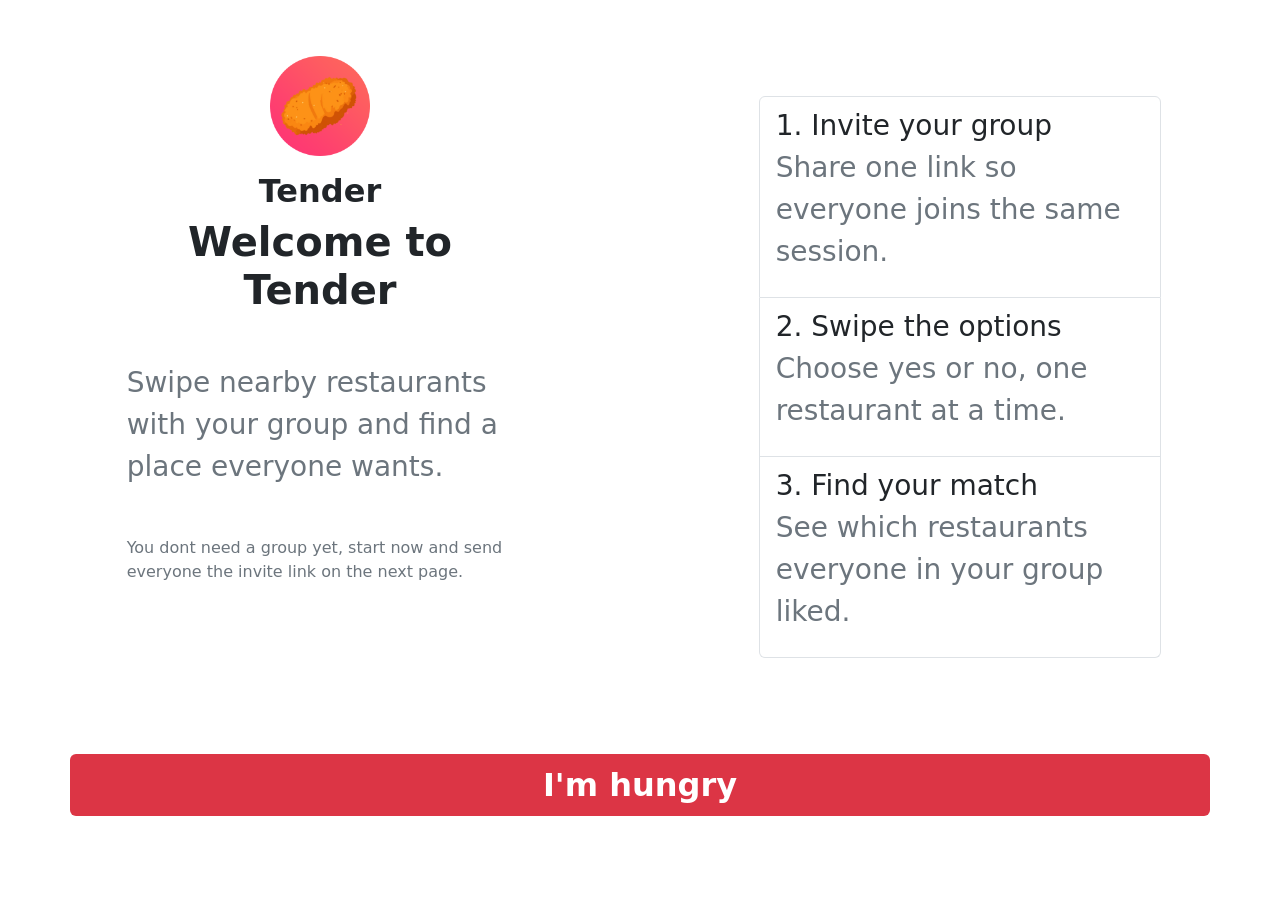
<file: index.html>
<!DOCTYPE html>
<html lang="en">

<head>
    <meta charset="utf-8">
    <meta name="viewport" content="width=device-width, initial-scale=1">
    <title>Tender</title>

    <!-- Bootstrap -->
    <link rel="stylesheet" href="https://cdn.jsdelivr.net/npm/bootstrap@5.3.8/dist/css/bootstrap.min.css"
        integrity="sha384-sRIl4kxILFvY47J16cr9ZwB07vP4J8+LH7qKQnuqkuIAvNWLzeN8tE5YBujZqJLB" crossorigin="anonymous">
    <script src="https://cdn.jsdelivr.net/npm/bootstrap@5.3.8/dist/js/bootstrap.bundle.min.js"
        integrity="sha384-FKyoEForCGlyvwx9Hj09JcYn3nv7wiPVlz7YYwJrWVcXK/BmnVDxM+D2scQbITxI"
        crossorigin="anonymous"></script>
    <!-- Bootstrap Icons -->
    <link rel="stylesheet" href="https://cdn.jsdelivr.net/npm/bootstrap-icons@1.13.1/font/bootstrap-icons.min.css">

    <!-- JQuery -->
    <script src="https://code.jquery.com/jquery-3.7.1.min.js"
        integrity="sha256-/JqT3SQfawRcv/BIHPThkBvs0OEvtFFmqPF/lYI/Cxo=" crossorigin="anonymous"></script>

    <!-- Frontend -->
    <link rel="stylesheet" href="css/frontend.css">
    <script src="js/frontend/frontend.js"></script>
    <script src="js/backend/backend.js"></script>


</head>

<body>

<div class="container-fluid">

    <!--the classes are very confusing: "my-md-5 =  margin on the y axis for a medium screen is 3"-->
    <div class="row my-md-5 my-3">
        <!--col for small then medium then large size screen, set text to center and margins to auto-->
        <div id="header" class="container col-11 col-md-6 col-lg-4 text-center mx-auto">

            <img src="img/Tender-Logo.png" alt="Logo" style="width: 100px;height: 100px;" id="logo" class="my-md-2">
            <h2 class="my-md-2 fw-bold">Tender</h2>
            <h1 id="welcome" class="my-md-2 fw-bold">Welcome to Tender</h1>

            <!--align text to the left, make it grey and big (fs = font size)-->
            <p id="instructions" class="text-start text-secondary fs-3 my-md-5 mx-2">Swipe nearby restaurants with your group
                and find a place everyone wants.</p>

            <p class="text-start text-secondary mx-2">You dont need a group yet, start now and send
                everyone the invite link on the next page.</p>
        </div>


        <div id="instructionlist" class="container col-11 col-md-6 col-lg-4 mx-auto">
            <!-- might change from numbered group to use the nice numbered icons from bootstrap-->
            <ul class="list-group list-group-numbered my-md-5">
                <li class="list-group-item fs-3 ">Invite your group
                    <p class="text-start text-secondary">Share one link so everyone joins the same session.</p>
                </li>
                <li class="list-group-item fs-3 ">Swipe the options
                    <p class="text-start text-secondary">Choose yes or no, one restaurant at a time.</p>
                </li>
                <li class="list-group-item fs-3 ">Find your match
                    <p class="text-start text-secondary">See which restaurants everyone in your group liked.</p>
                </li>

            </ul> <!--the classes are very confusing: "my-md-5 =  margin on the y axis for a medium screen is 3"-->

        </div>

    </div>

    <!-- button that laeds to groupselection.html -->
    <!--this is completley unreadable thank you bootstrap! 
    anyway: medium sized container, bootstrap button setting, set it to bold, from "position-absolute" to "start-50" centers the button horizontally, 
    then the rest just sets the font size and color -->
    <a type="button" class="container-md btn fw-bold position-absolute translate-middle-x start-50 fs-2 text-white bg-danger"
        href='groupselection.html'>I'm hungry</a>

</div>

</body>

</html>
</file>
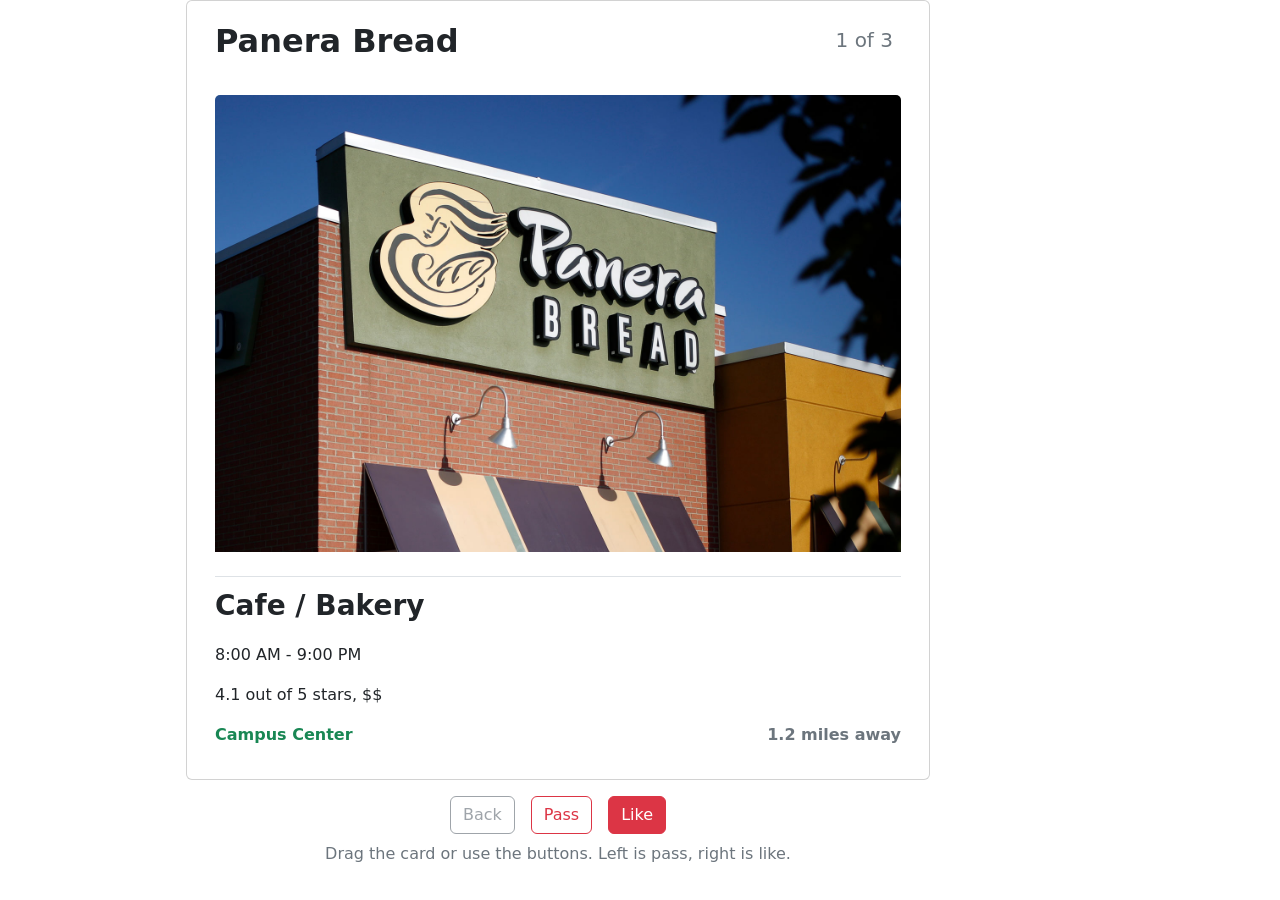
<file: card.html>
<!DOCTYPE html>
<html lang="en">

<head>
    <meta charset="utf-8">
    <meta name="viewport" content="width=device-width, initial-scale=1">
    <title>Tender</title>

    <!-- Bootstrap -->
    <link rel="stylesheet" href="https://cdn.jsdelivr.net/npm/bootstrap@5.3.8/dist/css/bootstrap.min.css"
        integrity="sha384-sRIl4kxILFvY47J16cr9ZwB07vP4J8+LH7qKQnuqkuIAvNWLzeN8tE5YBujZqJLB" crossorigin="anonymous">
    <script src="https://cdn.jsdelivr.net/npm/bootstrap@5.3.8/dist/js/bootstrap.bundle.min.js"
        integrity="sha384-FKyoEForCGlyvwx9Hj09JcYn3nv7wiPVlz7YYwJrWVcXK/BmnVDxM+D2scQbITxI"
        crossorigin="anonymous"></script>

    <!-- JQuery -->
    <script src="https://code.jquery.com/jquery-3.7.1.min.js"
        integrity="sha256-/JqT3SQfawRcv/BIHPThkBvs0OEvtFFmqPF/lYI/Cxo=" crossorigin="anonymous"></script>

    <!-- Frontend -->
    <link rel="stylesheet" href="css/frontend.css">
    <script src="js/frontend/restaurantInfo.js"></script>
    <script src="js/database/database.js"></script>
    <script src="js/frontend/frontend.js"></script>


</head>

<body>
    
    
    <!-- <div class="container my-3">
        <div class="card">
            <div class="card-header">
                <h4 class="card-title">Restaurant Name</h4>
            </div>
            <div class="card-body">
                <img class="card-img" src="data/panera.jpeg" alt="Card image">
                <p class="card-text">Cuisine</p>
                <p class="card-text">Hours</p>
                <p class="card-text">Address</p>
                <p class="card-text">Distance</p>
            </div> 
        </div>
    </div> -->
    

    <!--added card-root so the next card shows up in the same place after each swipe-->
    <div id="card-root"></div>

</body>

</html>
</file>
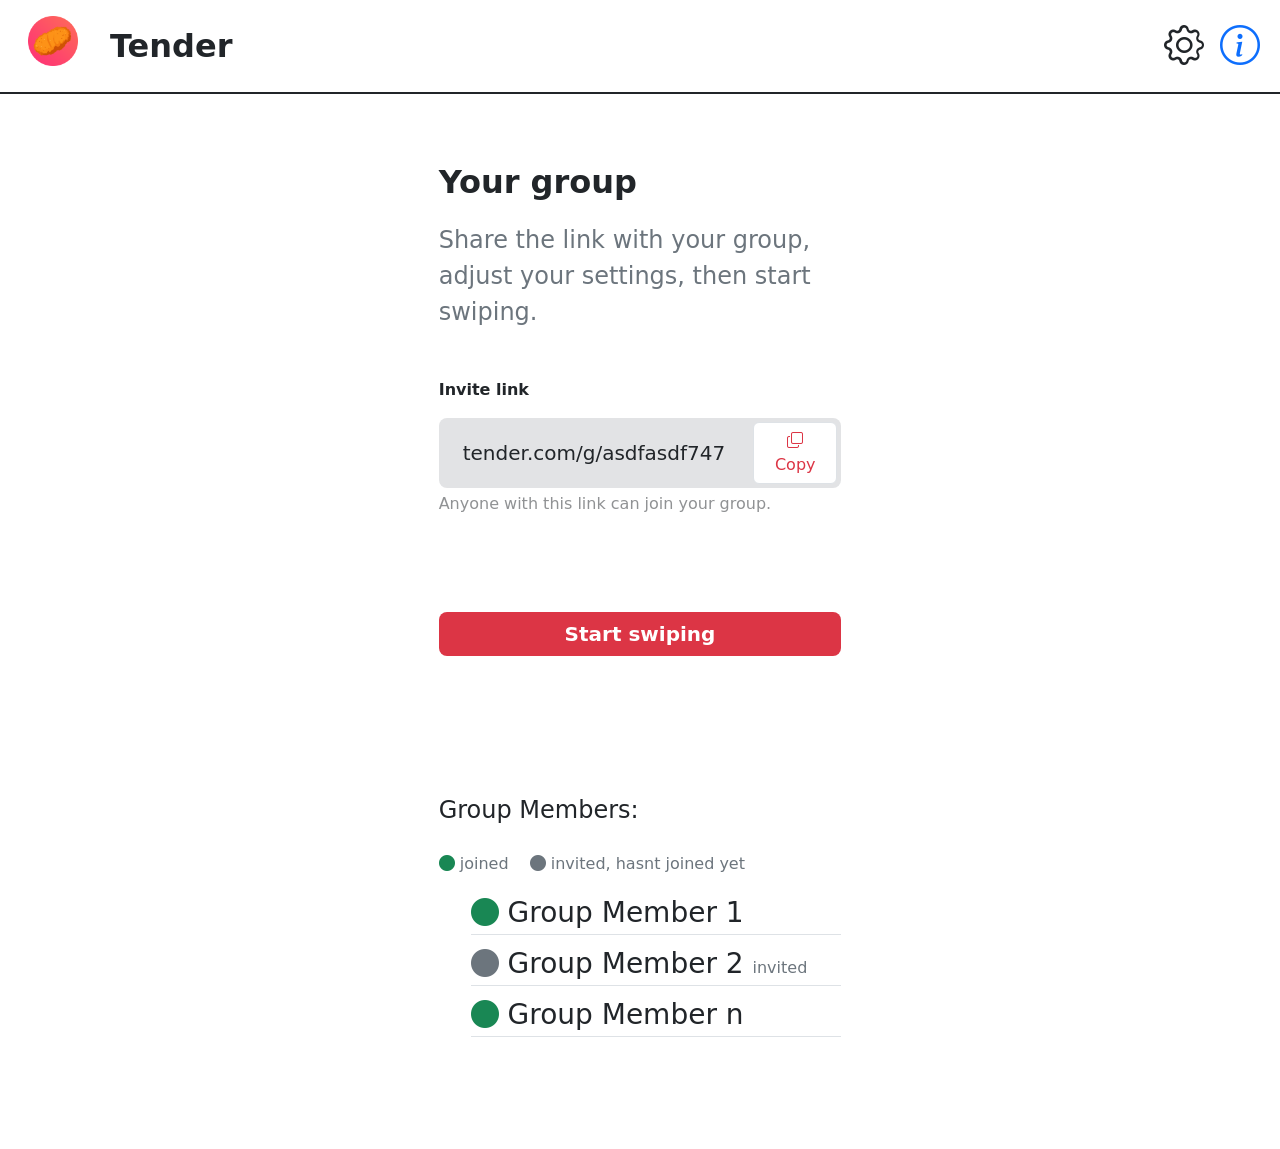
<file: groupselection.html>
<!DOCTYPE html>
<html lang="en">

<head>
    <meta charset="utf-8">
    <meta name="viewport" content="width=device-width, initial-scale=1">
    <title>Tender</title>

    <!-- Bootstrap -->
    <link rel="stylesheet" href="https://cdn.jsdelivr.net/npm/bootstrap@5.3.8/dist/css/bootstrap.min.css"
        integrity="sha384-sRIl4kxILFvY47J16cr9ZwB07vP4J8+LH7qKQnuqkuIAvNWLzeN8tE5YBujZqJLB" crossorigin="anonymous">
    <script src="https://cdn.jsdelivr.net/npm/bootstrap@5.3.8/dist/js/bootstrap.bundle.min.js"
        integrity="sha384-FKyoEForCGlyvwx9Hj09JcYn3nv7wiPVlz7YYwJrWVcXK/BmnVDxM+D2scQbITxI"
        crossorigin="anonymous"></script>
    <!-- Bootstrap Icons -->
    <link rel="stylesheet" href="https://cdn.jsdelivr.net/npm/bootstrap-icons@1.13.1/font/bootstrap-icons.min.css">

    <!-- JQuery -->
    <script src="https://code.jquery.com/jquery-3.7.1.min.js"
        integrity="sha256-/JqT3SQfawRcv/BIHPThkBvs0OEvtFFmqPF/lYI/Cxo=" crossorigin="anonymous"></script>

    <!-- Frontend -->
    <link rel="stylesheet" href="css/frontend.css">
    <script src="js/frontend/frontend.js"></script>
    <script src="js/backend/backend.js"></script>

    <!-- Backend -->
    <script src="js/backend/backend.js"></script>

</head>

<body>

<div class="container-fluid">

    <div class="row border-bottom border-dark border-2">
        <div id="header" href="index.html" class="container d-flex justify-content-start col-10">
            <img src="img/Tender-Logo.png" alt="Logo" style="width: 50px;height: 50px;" id="logo" class="my-md-3 m-3">
            <h2 class="my-auto mx-3 fw-bold text-start ">Tender</h2>
        </div>

        <!-- settings icon dropdown -->
        <div class="dropdown col-2">
            
            <!-- information icon, links back to index.html page -->
            <a href="index.html" class="bi bi-info-circle fs-1 my-3 mx-2 float-end"></a>

            <!-- settings button -->
            <i type="button" class="bi bi-gear fs-1 my-3 mx-2 float-end" data-bs-toggle="dropdown"></i>
            
            <ul class="dropdown-menu">
                <li>
                    <label for="sel1" class="form-label"><h5>Distance (select one):</h5></label>
                        <select class="form-select" id="sel1" name="sellist1">
                            <option>1</option>
                            <option>2</option>
                            <option>3</option>
                            <option>4</option>
                            <option>5</option>
                            <option>6</option>
                            <option>7</option>
                            <option>8</option>
                            <option>9</option>
                            <option>10</option>
                        </select>
                </li>
                <li><h5>Allergies:</h5></li>
                <li>
                    <div class="form-check">
                        <input type="checkbox" class="form-check-input" id="check1" 
                            name="option1" value="something">
                        <label class="form-check-label" for="check1">Milk</label>
                    </div>
                    <div class="form-check">
                        <input type="checkbox" class="form-check-input" id="check2" 
                            name="option2" value="something">
                        <label class="form-check-label" for="check2">Egg</label>
                    </div>
                    <div class="form-check">
                        <input type="checkbox" class="form-check-input" id="check3" 
                            name="option3" value="something">
                        <label class="form-check-label" for="check3">Peanut</label>
                    </div>
                    <div class="form-check">
                        <input type="checkbox" class="form-check-input" id="check4" 
                            name="option4" value="something">
                        <label class="form-check-label" for="check4">Treenut</label>
                    </div>
                    <div class="form-check">
                        <input type="checkbox" class="form-check-input" id="check5" 
                            name="option5" value="something">
                        <label class="form-check-label" for="check5">Soy</label>
                    </div>
                    <div class="form-check">
                        <input type="checkbox" class="form-check-input" id="check6" 
                            name="option6" value="something">
                        <label class="form-check-label" for="check6">Wheat</label>
                    </div>
                    <div class="form-check">
                        <input type="checkbox" class="form-check-input" id="check7" 
                            name="option7" value="something">
                        <label class="form-check-label" for="check7">Fish</label>
                    </div>
                    <div class="form-check">
                        <input type="checkbox" class="form-check-input" id="check8" 
                            name="option8" value="something">
                        <label class="form-check-label" for="check8">Shellfish</label>
                    </div>
                    <div class="form-check">
                        <input type="checkbox" class="form-check-input" id="check9" 
                            name="option9" value="something">
                        <label class="form-check-label" for="check9">Sesame</label>
                    </div>
                </li>
            </ul>
        </div>
    </div>
    <div class="row my-md-5 my-1">
        <div class="container col-11 col-md-6 col-lg-4 mx-auto">
            <p class="fs-2 fw-bold mt-3">Your group</p>
            <p class="fs-4 text-secondary mb-5">Share the link with your group, adjust your settings, then start swiping.</p>

            <p class="fw-bold mt-md-5">Invite link</p>
            <div id="link_container" class="d-flex justify-content-start bg-secondary-subtle rounded-3 ">
                <!--Temp link from prototype-->
                <p id="link" class="my-auto m-4 fs-5">tender.com/g/asdfasdf747</p>
                
                <!-- inline copy function, can be moved later if necessary -->
                <button id="copy"
                    onclick="navigator.clipboard.writeText($('#link').html()); $('#copy').html(' Copied!');"
                    class="btn bi bi-copy m-1 bg-white border text-danger"> Copy</button>
                
            </div>
            <p class="text-body-tertiary mt-1 mb-md-5">Anyone with this link can join your group.</p>

            <a id="button" class="container-md btn fw-bold fs-5 my-md-5 text-center text-white bg-danger rounded-3"
        onclick="getLocation()">Start swiping</a>
        
        </div>
        <p id="test"></p>
        <div class="container col-11 col-md-6 col-lg-4 mx-auto my-md-5 my-3">
            <p class="fs-4 list-group my-4">Group Members: </p>

            <p class="text-secondary">
                <i class="bi bi-circle-fill text-success"></i> joined
                <i class="bi bi-circle-fill text-secondary ms-3"></i> invited, hasnt joined yet
            </p>

            <!--still to do: removing somebody needs supabase-->
            <ul>
                <li class="list-group-item fs-3 my-2 border-bottom">
                    <i class="bi bi-circle-fill text-success"></i> Group Member 1</li>

                <li class="list-group-item fs-3 my-2 border-bottom">
                    <i class="bi bi-circle-fill text-secondary"></i> Group Member 2
                    <span class="fs-6 text-secondary">invited</span></li>

                <li class="list-group-item fs-3 my-2 border-bottom">
                    <i class="bi bi-circle-fill text-success"></i> Group Member n</li>
            </ul>
        </div>

    </div>

        <!-- <a type="button" class="container-md btn"
            href='card.html'>Start swiping</a> -->

        <!-- <script src="js/frontend/..."></script> -->

</div>

    </body>
</html>
</file>
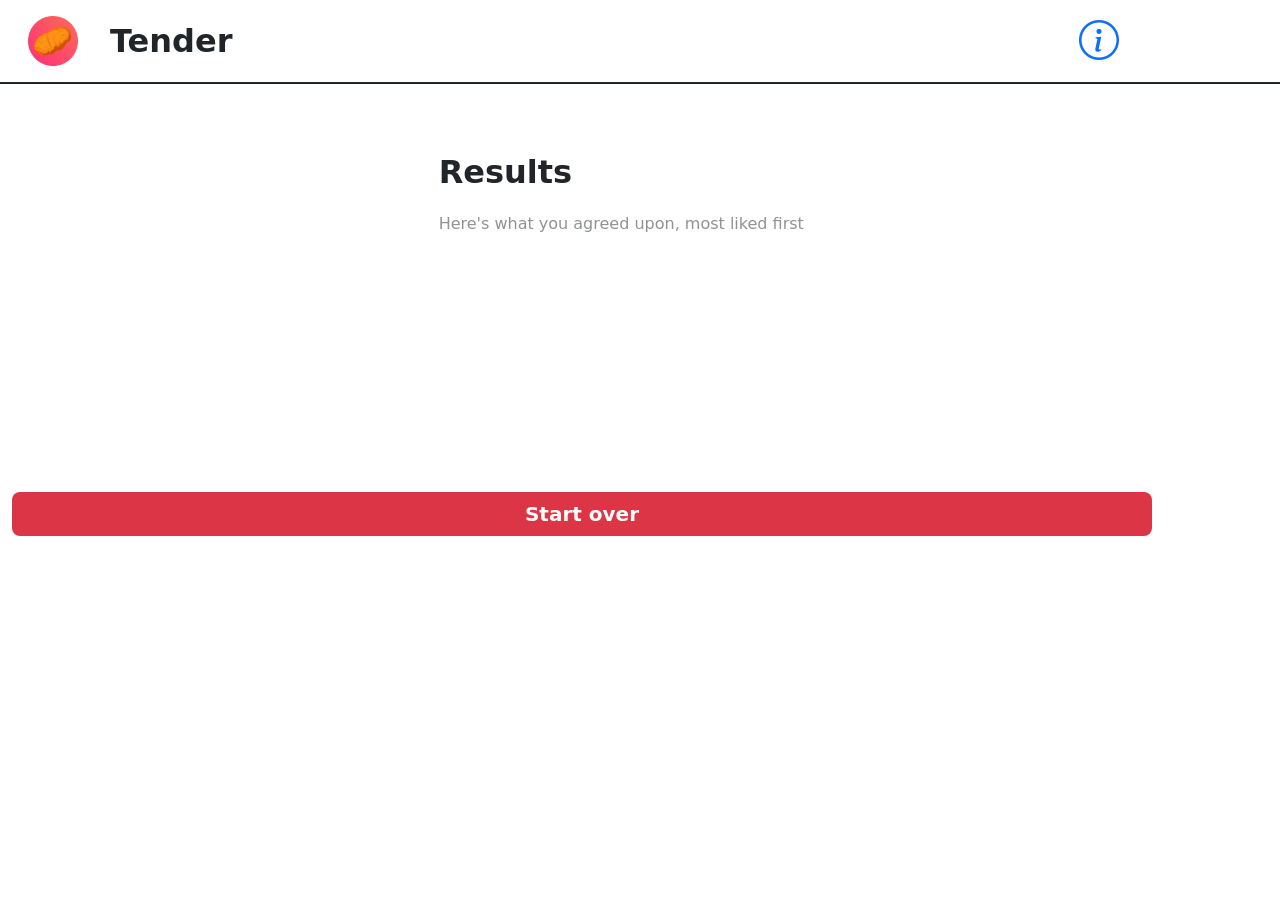
<file: results.html>
<!DOCTYPE html>
<html lang="en">

<head>
    <meta charset="utf-8">
    <meta name="viewport" content="width=device-width, initial-scale=1">
    <title>Tender</title>

    <!-- Bootstrap -->
    <link rel="stylesheet" href="https://cdn.jsdelivr.net/npm/bootstrap@5.3.8/dist/css/bootstrap.min.css"
        integrity="sha384-sRIl4kxILFvY47J16cr9ZwB07vP4J8+LH7qKQnuqkuIAvNWLzeN8tE5YBujZqJLB" crossorigin="anonymous">
    <script src="https://cdn.jsdelivr.net/npm/bootstrap@5.3.8/dist/js/bootstrap.bundle.min.js"
        integrity="sha384-FKyoEForCGlyvwx9Hj09JcYn3nv7wiPVlz7YYwJrWVcXK/BmnVDxM+D2scQbITxI"
        crossorigin="anonymous"></script>

    <!-- Bootstrap Icons -->
    <link rel="stylesheet" href="https://cdn.jsdelivr.net/npm/bootstrap-icons@1.13.1/font/bootstrap-icons.min.css">

    <!-- JQuery -->
    <script src="https://code.jquery.com/jquery-3.7.1.min.js"
        integrity="sha256-/JqT3SQfawRcv/BIHPThkBvs0OEvtFFmqPF/lYI/Cxo=" crossorigin="anonymous"></script>

    <!-- Frontend -->
    <link rel="stylesheet" href="css/frontend.css">
    <script src="js/frontend/restaurantInfo.js"></script>
    <script src="js/database/database.js"></script>
    <script src="js/frontend/frontend.js"></script>


</head>

<body>

<div class="container-fluid">

    <div class="row border-bottom border-dark border-2">
        <div id="header" href="index.html" class="container col-10 d-flex justify-content-start mx-auto">
            <img src="img/Tender-Logo.png" alt="Logo" style="width: 50px;height: 50px;" id="logo" class="my-md-3 m-3">
            <h2 class="my-auto mx-3 fw-bold text-start ">Tender</h2>

        </div>
        <a href="index.html" class="bi bi-info-circle fs-1 my-auto col-2"></a>
    </div>
    
    <div class="row my-md-5 my-1">
        <div class="container col-11 col-md-6 col-lg-4 mx-auto">
            <p class="fs-2 fw-bold mt-3">Results</p>
            <p class="text-body-tertiary mt-1 mb-md-5">Here's what you agreed upon, most liked first</p>

        </div>

        <div class="container col-12 mx-auto my-md-5 my-3">
            <!--frontend.js fills these in from the votes-->
            <ul id="results-list"></ul>
        </div>
        
    </div>
    
    <a id="button" class="container-md btn fw-bold fs-5 my-md-5 text-center text-white bg-danger rounded-3"
        href='index.html'>Start over</a>

</div>

</body>

</html>
</file>
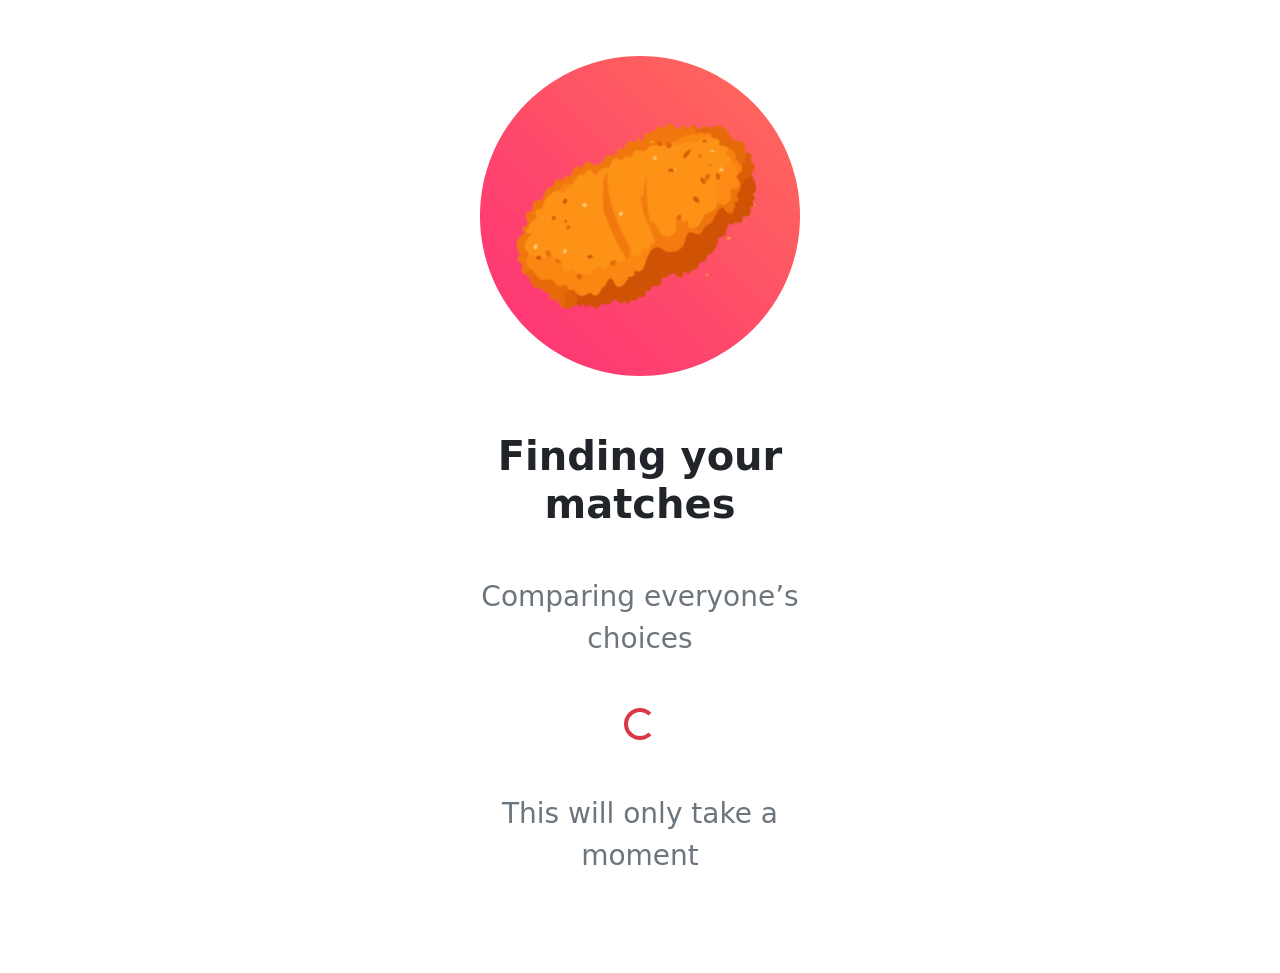
<file: waiting.html>
<!DOCTYPE html>
<html lang="en">

<head>
    <meta charset="utf-8">
    <meta name="viewport" content="width=device-width, initial-scale=1">

    <!--Timer to auto-redirect-->
    <meta http-equiv="refresh" content="3; url=results.html">

    <title>Tender</title>

    <!-- Bootstrap -->
    <link rel="stylesheet" href="https://cdn.jsdelivr.net/npm/bootstrap@5.3.8/dist/css/bootstrap.min.css"
        integrity="sha384-sRIl4kxILFvY47J16cr9ZwB07vP4J8+LH7qKQnuqkuIAvNWLzeN8tE5YBujZqJLB" crossorigin="anonymous">
    <script src="https://cdn.jsdelivr.net/npm/bootstrap@5.3.8/dist/js/bootstrap.bundle.min.js"
        integrity="sha384-FKyoEForCGlyvwx9Hj09JcYn3nv7wiPVlz7YYwJrWVcXK/BmnVDxM+D2scQbITxI"
        crossorigin="anonymous"></script>

    <!-- JQuery -->
    <script src="https://code.jquery.com/jquery-3.7.1.min.js"
        integrity="sha256-/JqT3SQfawRcv/BIHPThkBvs0OEvtFFmqPF/lYI/Cxo=" crossorigin="anonymous"></script>

    <!-- Frontend -->
    <link rel="stylesheet" href="css/frontend.css">
    <!-- <script src="js/frontend/frontend.js"></script> -->
    <!-- <script src="js/frontend/restaurantInfo.js"></script> -->


</head>

<body>

<div class="container-fluid">

    <div class="row my-md-5 my-3">

        <div id="header" class="container col-12 col-md-6 col-lg-4 text-center mx-auto">
            <img src="img/Tender-Logo.png" alt="Logo" id="logo" class="my-md-2">
            <!-- <h2 class="my-md-2 fw-bold">Tender</h2> -->
            <h1 id="welcome" class="my-5 fw-bold">Finding your matches</h1>
            <p id="instructions" class="text-start text-secondary text-center fs-3 my-5 mx-2">
                Comparing everyone’s choices</p>
            <div class="spinner-border text-danger" role="status">
                <span class="visually-hidden">Loading...</span>
            </div>
            <p id="instructions" class="text-start text-secondary text-center fs-3 my-5 mx-2">
                This will only take a moment</p>
        </div>

    </div>

</div>

</body>

</html>
</file>
<file: css/frontend.css>
/* makes the swipe animations smoother*/
#restaurant-card {
    transition: transform 0.7s ease, opacity 0.7s ease;
}
/*style for the like/dislike*/
.swipe-badge {
    position: absolute;
    top: 20px;
    padding: 8px 16px;
    font-size: 28px;
    font-weight: bold;
    border: 3px solid;
    border-radius: 10px;
    opacity: 0;
    z-index: 10;
    background-color: white;
}
.like-badge {
    right: 20px;
    color: green;
    border-color: green;
    transform: rotate(15deg); /*positions the LIKE badge on the right*/
}
.dislike-badge {
    left: 20px;
    color: red;
    border-color: red;
    transform: rotate(-15deg); /*positions the NOPE badge on the left*/
}
#restaurant-card.show-like #like-badge {
    opacity: 1; /*shows the LIKE badge*/
}
#restaurant-card.show-dislike #dislike-badge {
    opacity: 1; /*shows the NOPE badge*/
}
#restaurant-card.swipe-right {
    transform: translateX(140px) rotate(10deg); /*moves the card out to the right */
    opacity: 0; 
}
#restaurant-card.swipe-left {
    transform: translateX(-140px) rotate(-10deg); /* moves the card out to the left */
    opacity: 0;
}
</file>
